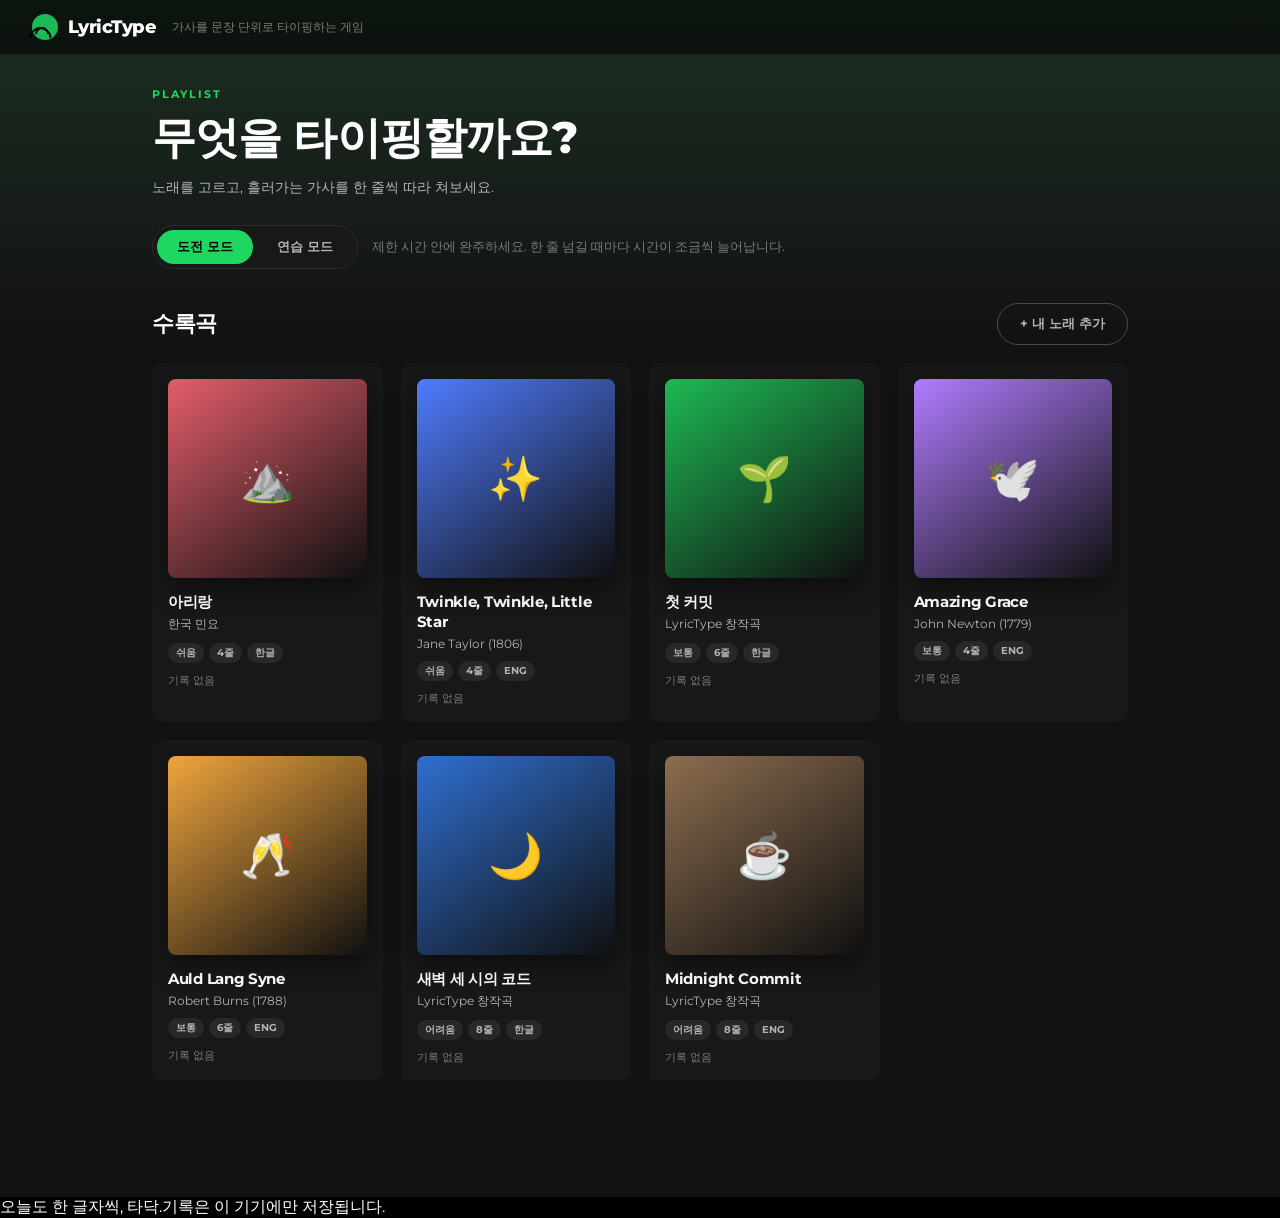
<file: index.html>
<!--
    1. 아래 게임의 문제점을 발견하고,
   개선점을 제시하세요. 정답은 없습니다.
    2. 디자인을 개선해보세요.
    3. css, javascript 파일을 외부로 빼서 따로 관리하도록 변경해주시고
    4. repository를 새로 만들어서
    5. github 페이지에 배포해보세요 (index.html이 아니면 파일명까지 다 적어줘야 경로가 됩니다)
 -->
<!DOCTYPE html>
<html lang="ko">

<head>
    <meta charset="UTF-8">
    <meta name="viewport" content="width=device-width, initial-scale=1.0">
    <title>LyricType - 가사 타이핑 게임</title>

    <link rel="preconnect" href="https://fonts.googleapis.com">
    <link rel="preconnect" href="https://fonts.gstatic.com" crossorigin>
    <link href="https://fonts.googleapis.com/css2?family=Montserrat:wght@400;600;700;800&display=swap"
        rel="stylesheet">

    <link rel="stylesheet" href="exam4.css" />
</head>

<body>
    <div class="app">

        <!-- ===== 상단 바 ===== -->
        <header class="topbar">
            <div class="brand">
                <span class="brand-logo" aria-hidden="true"></span>
                <span class="brand-name">LyricType</span>
            </div>
            <p class="brand-tag">가사를 문장 단위로 타이핑하는 게임</p>
        </header>

        <main class="content">

            <!-- ===== 화면 1 : 곡 선택 ===== -->
            <section id="screenSelect" class="screen is-active">
                <div class="hero">
                    <p class="eyebrow">PLAYLIST</p>
                    <h1>무엇을 타이핑할까요?</h1>
                    <p class="hero-sub">노래를 고르고, 흘러가는 가사를 한 줄씩 따라 쳐보세요.</p>
                </div>

                <div class="mode-row">
                    <div class="segmented" id="modeToggle" role="group" aria-label="게임 모드">
                        <button type="button" class="seg is-on" data-mode="challenge">도전 모드</button>
                        <button type="button" class="seg" data-mode="practice">연습 모드</button>
                    </div>
                    <p class="mode-desc" id="modeDesc"></p>
                </div>

                <div class="section-head">
                    <h2>수록곡</h2>
                    <button type="button" class="ghost-btn" id="addSongBtn">+ 내 노래 추가</button>
                </div>

                <div class="card-grid" id="songGrid"></div>
            </section>

            <!-- ===== 화면 2 : 플레이 ===== -->
            <section id="screenPlay" class="screen">
                <div class="play-head">
                    <button type="button" class="icon-btn" id="backBtn" aria-label="곡 목록으로">&#8592;</button>
                    <div class="cover cover-sm" id="playCover"></div>
                    <div class="play-meta">
                        <p class="play-label" id="playLabel">재생 중</p>
                        <h2 id="playTitle"></h2>
                        <p class="play-artist" id="playArtist"></p>
                    </div>
                </div>

                <div class="lyric-view">
                    <p class="lyric-line is-prev" id="linePrev"></p>
                    <div class="lyric-line is-current" id="lineCurrent"></div>
                    <p class="lyric-line is-next" id="lineNext"></p>
                </div>

                <div class="type-area">
                    <input type="text" id="typeInput" placeholder="여기에 위 가사를 입력하세요" autocomplete="off"
                        autocapitalize="off" autocorrect="off" spellcheck="false" disabled />
                    <p class="type-hint">
                        <kbd>Enter</kbd> 다음 줄로 넘기기 · <kbd>Esc</kbd> 그만두기 · 정확히 다 치면 자동으로 넘어갑니다
                    </p>
                </div>

                <div class="countdown" id="countdown"><span id="countdownNum">3</span></div>
            </section>

            <!-- ===== 화면 3 : 결과 ===== -->
            <section id="screenResult" class="screen">
                <div class="result-card">
                    <p class="eyebrow">RESULT</p>
                    <div class="grade" id="resultGrade">S</div>
                    <p class="result-msg" id="resultMsg"></p>
                    <p class="result-song" id="resultSong"></p>
                    <p class="best-badge" id="bestBadge" hidden>🏆 신기록!</p>

                    <ul class="result-stats">
                        <li><span class="stat-label">점수</span><strong id="statScore">0</strong></li>
                        <li><span class="stat-label">정확도</span><strong id="statAcc">0%</strong></li>
                        <li><span class="stat-label">타수 (분당)</span><strong id="statCpm">0</strong></li>
                        <li><span class="stat-label">최고 콤보</span><strong id="statCombo">0</strong></li>
                        <li><span class="stat-label">완주</span><strong id="statLines">0 / 0</strong></li>
                        <li><span class="stat-label">걸린 시간</span><strong id="statTime">0초</strong></li>
                    </ul>

                    <p class="prev-best" id="prevBest"></p>

                    <div class="result-actions">
                        <button type="button" class="pill-btn" id="retryBtn">다시 하기</button>
                        <button type="button" class="ghost-btn" id="toListBtn">다른 곡 고르기</button>
                    </div>
                </div>
            </section>

        </main>

        <!-- ===== 하단 재생 바 ===== -->
        <footer class="nowbar" id="nowbar">
            <div class="nowbar-left">
                <div class="cover cover-xs" id="barCover"></div>
                <div class="nowbar-meta">
                    <strong id="barTitle"></strong>
                    <span id="barArtist"></span>
                </div>
            </div>

            <div class="nowbar-center">
                <div class="bar-row">
                    <span class="bar-time" id="barLine">0 / 0</span>
                    <div class="progress" id="progressTrack">
                        <div class="progress-fill" id="progressFill"></div>
                    </div>
                    <span class="bar-time" id="barTime">0:00</span>
                </div>
            </div>

            <div class="nowbar-right">
                <span class="chip chip-combo" id="barCombo">COMBO 0</span>
                <span class="chip chip-score" id="barScore">0</span>
            </div>
        </footer>
    </div>

    <!-- ===== 노래 추가 모달 ===== -->
    <div class="modal" id="songModal" hidden>
        <div class="modal-backdrop" data-close="1"></div>
        <div class="modal-box" role="dialog" aria-modal="true" aria-labelledby="modalTitle">
            <h3 id="modalTitle">내 노래 추가</h3>
            <p class="modal-sub">좋아하는 노래의 가사를 붙여넣으면 바로 플레이할 수 있습니다. 한 줄이 한 문제가 됩니다.</p>

            <label class="field">
                <span>제목</span>
                <input type="text" id="newTitle" maxlength="40" placeholder="노래 제목">
            </label>

            <label class="field">
                <span>아티스트</span>
                <input type="text" id="newArtist" maxlength="40" placeholder="아티스트 이름">
            </label>

            <label class="field">
                <span>가사 <em id="lineCounter">0줄</em></span>
                <textarea id="newLyrics" rows="8" placeholder="가사를 줄바꿈으로 구분해 붙여넣으세요"></textarea>
            </label>

            <p class="modal-error" id="modalError" hidden></p>

            <div class="modal-actions">
                <button type="button" class="ghost-btn" data-close="1">취소</button>
                <button type="button" class="pill-btn" id="saveSongBtn">플레이리스트에 담기</button>
            </div>
        </div>
    </div>

            <section class="screen result-screen" id="resultScreen" aria-labelledby="resultTitle" tabindex="-1">
                <div class="result-card">
                    <div class="result-emblem" aria-hidden="true">✓</div>
                    <p class="eyebrow" id="resultEyebrow">연습 완료</p>
                    <h2 id="resultTitle">멋진 기록이에요!</h2>
                    <p class="result-summary" id="resultSummary">문장을 정확하게 완성했습니다.</p>
                    <div class="record-highlight">
                        <span id="primaryResultLabel">완주 시간</span><strong id="primaryResultValue">00:00.0</strong>
                        <span class="new-record" id="newRecordBadge" hidden>NEW BEST</span>
                    </div>
                    <div class="result-stats">
                        <div><span>분당 타수</span><strong id="resultCpm">0</strong><small>CPM</small></div>
                        <div><span>정확도</span><strong id="resultAccuracy">100</strong><small>%</small></div>
                        <div><span>오타</span><strong id="resultErrors">0</strong><small>회</small></div>
                    </div>
                    <div class="result-actions">
                        <button class="primary-button" id="retryButton" type="button">같은 문장 다시 하기</button>
                        <button class="secondary-button" id="chooseAnotherButton" type="button">다른 문장 선택</button>
                        <button class="ghost-button" type="button" data-back="home">메인으로</button>
                    </div>
                </div>
            </section>

            <section class="screen ranking-screen" id="rankingScreen" aria-labelledby="rankingTitle">
                <button class="back-button" type="button" data-back="home">← <span>메인으로</span></button>
                <div class="ranking-heading">
                    <div><p class="eyebrow">PERSONAL RECORDS</p><h2 id="rankingTitle">나의 랭킹</h2><p>시간 측정에서 완주한 기록이 저장됩니다.</p></div>
                    <button class="danger-button" id="clearRankingsButton" type="button">기록 초기화</button>
                </div>
                <div class="ranking-tabs" id="rankingTabs" role="tablist" aria-label="문장별 랭킹"></div>
                <div class="ranking-table-wrap">
                    <table>
                        <thead><tr><th scope="col">순위</th><th scope="col">완주 시간</th><th scope="col">타수</th><th scope="col">정확도</th><th scope="col">날짜</th></tr></thead>
                        <tbody id="rankingBody"></tbody>
                    </table>
                    <div class="empty-state" id="emptyRanking" hidden><span aria-hidden="true">⌨</span><strong>아직 기록이 없습니다.</strong><p>시간 측정 모드에서 첫 기록을 만들어 보세요.</p></div>
                </div>
            </section>
        </main>
        <footer><span>오늘도 한 글자씩, 타닥.</span><span>기록은 이 기기에만 저장됩니다.</span></footer>
    </div>
    <div class="toast" id="toast" role="status" aria-live="polite"></div>
    <script src="exam4.js"></script>
</body>
</file>
<file: exam4.css>
/* =========================================================
   LyricType - Spotify 감성 테마
   메인 컬러: Spotify Green(#1db954 / #1ed760) + Black(#121212)
   ========================================================= */

/* ===== 디자인 토큰 ===== */
:root {
    --green: #1db954;
    --green-bright: #1ed760;
    --green-dim: rgba(29, 185, 84, 0.16);

    --bg: #121212;
    --bg-deep: #000000;
    --bg-elev: #181818;
    --bg-hover: #282828;
    --bg-line: #2a2a2a;

    --text: #ffffff;
    --text-sub: #b3b3b3;
    --text-dim: #7a7a7a;

    --red: #f0526d;
    --yellow: #f0c33d;

    --radius: 10px;
    --radius-lg: 16px;
    --nowbar-h: 84px;

    --font: "Montserrat", "Pretendard", "Segoe UI", "맑은 고딕", Malgun Gothic, sans-serif;
    color-scheme: dark;
}

/* ===== 리셋 ===== */
* {
    box-sizing: border-box;
}

html,
body {
    height: 100%;
}

body {
    margin: 0;
    font-family: var(--font);
    color: var(--text);
    background: var(--bg-deep);
    -webkit-font-smoothing: antialiased;
}

h1,
h2,
h3 {
    margin: 0;
    letter-spacing: -0.02em;
}

p {
    margin: 0;
}

button {
    font-family: inherit;
    cursor: pointer;
}

kbd {
    padding: 1px 6px;
    font-family: inherit;
    font-size: 11px;
    font-weight: 700;
    color: var(--text-sub);
    background: #2b2b2b;
    border: 1px solid #3a3a3a;
    border-radius: 5px;
}

/* ===== 앱 셸 ===== */
.app {
    display: flex;
    flex-direction: column;
    min-height: 100%;
    padding-bottom: var(--nowbar-h);
    background: linear-gradient(180deg, #1c2f22 0%, var(--bg) 340px);
}

/* ----- 상단 바 ----- */
.topbar {
    position: sticky;
    top: 0;
    z-index: 20;

    display: flex;
    align-items: center;
    gap: 16px;

    padding: 14px 32px;
    background: rgba(0, 0, 0, 0.55);
    backdrop-filter: blur(14px);
    border-bottom: 1px solid rgba(255, 255, 255, 0.06);
}

.brand {
    display: flex;
    align-items: center;
    gap: 10px;
}

/* 초록 원 + 음파 느낌의 로고 */
.brand-logo {
    position: relative;
    width: 26px;
    height: 26px;
    background: var(--green);
    border-radius: 50%;
}

.brand-logo::before,
.brand-logo::after {
    content: "";
    position: absolute;
    left: 50%;
    top: 50%;
    transform: translate(-50%, -50%);
    border: 2px solid var(--bg-deep);
    border-radius: 50%;
    border-bottom-color: transparent;
    border-left-color: transparent;
    rotate: -45deg;
}

.brand-logo::before {
    width: 10px;
    height: 10px;
}

.brand-logo::after {
    width: 18px;
    height: 18px;
}

.brand-name {
    font-size: 18px;
    font-weight: 800;
    letter-spacing: -0.03em;
}

.brand-tag {
    font-size: 12px;
    color: var(--text-dim);
}

/* ----- 본문 ----- */
.content {
    flex: 1;
    width: 100%;
    max-width: 1040px;
    margin: 0 auto;
    padding: 32px;
}

.screen {
    display: none;
}

.screen.is-active {
    display: block;
    animation: fadeUp 0.35s ease;
}

@keyframes fadeUp {
    from {
        opacity: 0;
        transform: translateY(10px);
    }

    to {
        opacity: 1;
        transform: none;
    }
}

/* =========================================================
   화면 1 : 곡 선택
   ========================================================= */
.hero {
    margin-bottom: 28px;
}

.eyebrow {
    margin-bottom: 8px;
    font-size: 11px;
    font-weight: 700;
    letter-spacing: 0.18em;
    color: var(--green-bright);
}

.hero h1 {
    font-size: 44px;
    font-weight: 800;
}

.hero-sub {
    margin-top: 10px;
    font-size: 14px;
    color: var(--text-sub);
}

/* 모드 선택 */
.mode-row {
    display: flex;
    align-items: center;
    flex-wrap: wrap;
    gap: 14px;
    margin-bottom: 34px;
}

.segmented {
    display: inline-flex;
    gap: 4px;
    padding: 4px;
    background: var(--bg-elev);
    border: 1px solid var(--bg-line);
    border-radius: 500px;
}

.seg {
    padding: 8px 20px;
    font-size: 13px;
    font-weight: 700;
    color: var(--text-sub);
    background: transparent;
    border: none;
    border-radius: 500px;
    transition: color 0.15s, background 0.15s;
}

.seg:hover {
    color: var(--text);
}

.seg.is-on {
    color: var(--bg-deep);
    background: var(--green-bright);
}

.mode-desc {
    font-size: 13px;
    color: var(--text-dim);
}

/* 섹션 헤더 */
.section-head {
    display: flex;
    align-items: center;
    justify-content: space-between;
    margin-bottom: 18px;
}

.section-head h2 {
    font-size: 22px;
    font-weight: 700;
}

/* 곡 카드 그리드 */
.card-grid {
    display: grid;
    grid-template-columns: repeat(auto-fill, minmax(184px, 1fr));
    gap: 18px;
}

.song-card {
    position: relative;
    padding: 16px;
    background: var(--bg-elev);
    border: none;
    border-radius: var(--radius);
    cursor: pointer;
    transition: background 0.25s;
}

.song-card:hover,
.song-card:focus-visible {
    background: var(--bg-hover);
    outline: none;
}

.song-card:focus-visible {
    box-shadow: 0 0 0 2px var(--green-bright);
}

/* 앨범 커버 */
.cover {
    position: relative;
    display: flex;
    align-items: center;
    justify-content: center;

    aspect-ratio: 1 / 1;
    margin-bottom: 14px;

    font-size: 44px;
    border-radius: 8px;
    box-shadow: 0 8px 24px rgba(0, 0, 0, 0.5);
    overflow: hidden;
}

.cover-sm {
    width: 92px;
    margin: 0;
    font-size: 34px;
    flex-shrink: 0;
}

.cover-xs {
    width: 48px;
    margin: 0;
    font-size: 22px;
    flex-shrink: 0;
    box-shadow: none;
}

/* hover 시 떠오르는 초록 재생 버튼 */
.play-fab {
    position: absolute;
    right: 10px;
    bottom: 10px;

    display: grid;
    place-items: center;
    width: 42px;
    height: 42px;
    padding-left: 3px;

    font-size: 15px;
    color: var(--bg-deep);
    background: var(--green-bright);
    border: none;
    border-radius: 50%;
    box-shadow: 0 8px 16px rgba(0, 0, 0, 0.45);

    opacity: 0;
    transform: translateY(8px);
    transition: opacity 0.25s, transform 0.25s;
}

.song-card:hover .play-fab,
.song-card:focus-visible .play-fab {
    opacity: 1;
    transform: none;
}

.card-title {
    font-size: 15px;
    font-weight: 700;
    line-height: 1.35;

    display: -webkit-box;
    -webkit-line-clamp: 2;
    line-clamp: 2;
    -webkit-box-orient: vertical;
    overflow: hidden;
}

.card-artist {
    margin-top: 4px;
    font-size: 12px;
    color: var(--text-sub);
    white-space: nowrap;
    overflow: hidden;
    text-overflow: ellipsis;
}

.card-tags {
    display: flex;
    flex-wrap: wrap;
    gap: 5px;
    margin-top: 10px;
}

.tag {
    padding: 3px 8px;
    font-size: 10px;
    font-weight: 700;
    color: var(--text-sub);
    background: rgba(255, 255, 255, 0.07);
    border-radius: 500px;
}

.card-best {
    display: block;
    margin-top: 10px;
    font-size: 11px;
    font-weight: 700;
    color: var(--green-bright);
}

.card-best.is-empty {
    color: var(--text-dim);
    font-weight: 400;
}

/* 사용자 추가 곡 삭제 버튼 */
.card-remove {
    position: absolute;
    top: 8px;
    right: 8px;
    z-index: 2;

    width: 24px;
    height: 24px;
    font-size: 15px;
    line-height: 1;
    color: var(--text-sub);
    background: rgba(0, 0, 0, 0.6);
    border: none;
    border-radius: 50%;

    opacity: 0;
    transition: opacity 0.2s, color 0.2s;
}

.song-card:hover .card-remove {
    opacity: 1;
}

.card-remove:hover {
    color: var(--red);
}

/* ===== 공통 버튼 ===== */
.pill-btn {
    padding: 13px 32px;
    font-size: 14px;
    font-weight: 800;
    color: var(--bg-deep);
    background: var(--green-bright);
    border: none;
    border-radius: 500px;
    transition: transform 0.12s, background 0.2s;
}

.pill-btn:hover {
    background: #24e56b;
    transform: scale(1.04);
}

.pill-btn:active {
    transform: scale(0.98);
}

.ghost-btn {
    padding: 11px 22px;
    font-size: 13px;
    font-weight: 700;
    color: var(--text-sub);
    background: transparent;
    border: 1px solid #4a4a4a;
    border-radius: 500px;
    transition: color 0.15s, border-color 0.15s, transform 0.12s;
}

.ghost-btn:hover {
    color: var(--text);
    border-color: var(--text);
    transform: scale(1.03);
}

.icon-btn {
    display: grid;
    place-items: center;
    width: 36px;
    height: 36px;
    font-size: 17px;
    color: var(--text);
    background: rgba(0, 0, 0, 0.5);
    border: none;
    border-radius: 50%;
    transition: background 0.2s, transform 0.12s;
}

.icon-btn:hover {
    background: rgba(0, 0, 0, 0.8);
    transform: scale(1.06);
}

:focus-visible {
    outline: 2px solid var(--green-bright);
    outline-offset: 2px;
}

/* =========================================================
   화면 2 : 플레이
   ========================================================= */
.play-head {
    display: flex;
    align-items: center;
    gap: 18px;
    margin-bottom: 34px;
}

.play-label {
    font-size: 11px;
    font-weight: 700;
    letter-spacing: 0.14em;
    color: var(--green-bright);
}

.play-meta h2 {
    margin-top: 4px;
    font-size: 30px;
    font-weight: 800;
}

.play-artist {
    margin-top: 4px;
    font-size: 13px;
    color: var(--text-sub);
}

/* 가사 뷰 (노래방 스타일) */
.lyric-view {
    display: flex;
    flex-direction: column;
    justify-content: center;
    gap: 14px;

    min-height: 220px;
    padding: 34px 30px;

    text-align: center;
    background: linear-gradient(180deg, #1e1e1e, var(--bg-elev));
    border: 1px solid var(--bg-line);
    border-radius: var(--radius-lg);
}

.lyric-line {
    line-height: 1.55;
    word-break: break-word;
}

.is-prev,
.is-next {
    font-size: 15px;
    color: var(--text-dim);
    min-height: 22px;
}

.is-current {
    font-size: 30px;
    font-weight: 700;
    letter-spacing: 0.01em;
    min-height: 46px;
    transition: transform 0.18s;
}

/* 글자 단위 상태 */
.ch {
    position: relative;
    color: var(--text-sub);
    transition: color 0.08s;
}

.ch.is-space {
    white-space: pre;
}

.ch.ok {
    color: var(--green-bright);
}

.ch.bad {
    color: var(--red);
    background: rgba(240, 82, 109, 0.16);
    border-radius: 3px;
}

/* 한글 조합 중 - 아직 판정하지 않은 글자 */
.ch.composing {
    color: var(--yellow);
}

/* 지금 입력할 위치 */
.ch.cursor::before {
    content: "";
    position: absolute;
    left: -2px;
    top: -0.1em;
    bottom: -0.1em;
    width: 2px;
    background: var(--green-bright);
    animation: blink 1s steps(1) infinite;
}

@keyframes blink {

    0%,
    49% {
        opacity: 1;
    }

    50%,
    100% {
        opacity: 0;
    }
}

/* 목표보다 길게 친 글자 */
.ch.extra {
    color: var(--red);
    opacity: 0.65;
    text-decoration: line-through;
}

/* 줄 확정 피드백 */
.is-current.flash-good {
    animation: popGood 0.26s ease;
}

.is-current.flash-bad {
    animation: shake 0.26s ease;
}

@keyframes popGood {
    50% {
        transform: scale(1.05);
        filter: brightness(1.35);
    }
}

@keyframes shake {

    0%,
    100% {
        transform: translateX(0);
    }

    25% {
        transform: translateX(-9px);
    }

    75% {
        transform: translateX(9px);
    }
}

/* 입력창 */
.type-area {
    margin-top: 22px;
    text-align: center;
}

#typeInput {
    width: 100%;
    padding: 18px 22px;

    font-family: inherit;
    font-size: 20px;
    font-weight: 600;
    color: var(--text);

    background: var(--bg-elev);
    border: 2px solid var(--bg-line);
    border-radius: 500px;
    transition: border-color 0.2s, background 0.2s;
}

#typeInput::placeholder {
    color: var(--text-dim);
    font-weight: 400;
}

#typeInput:focus {
    outline: none;
    background: #202020;
    border-color: var(--green);
    box-shadow: 0 0 0 4px var(--green-dim);
}

#typeInput:disabled {
    opacity: 0.5;
}

.type-hint {
    margin-top: 12px;
    font-size: 12px;
    color: var(--text-dim);
}

/* 카운트다운 오버레이 */
.countdown {
    position: fixed;
    inset: 0;
    z-index: 40;

    display: none;
    place-items: center;
    background: rgba(0, 0, 0, 0.82);
    backdrop-filter: blur(6px);
}

.countdown.is-on {
    display: grid;
}

.countdown span {
    font-size: 96px;
    font-weight: 800;
    letter-spacing: -0.04em;
    color: var(--green-bright);
}

.countdown span.pop {
    animation: countPop 0.8s ease;
}

@keyframes countPop {
    0% {
        opacity: 0;
        transform: scale(0.55);
    }

    28% {
        opacity: 1;
        transform: scale(1);
    }

    100% {
        opacity: 0.25;
        transform: scale(1.12);
    }
}

/* =========================================================
   화면 3 : 결과
   ========================================================= */
.result-card {
    max-width: 620px;
    margin: 0 auto;
    padding: 44px 38px;
    text-align: center;

    background: linear-gradient(180deg, #1f2f25, var(--bg-elev) 60%);
    border: 1px solid var(--bg-line);
    border-radius: var(--radius-lg);
}

.grade {
    font-size: 96px;
    font-weight: 800;
    line-height: 1;
    letter-spacing: -0.05em;
    color: var(--green-bright);
    text-shadow: 0 0 42px rgba(29, 185, 84, 0.45);
}

.grade[data-grade="C"],
.grade[data-grade="D"] {
    color: var(--text-sub);
    text-shadow: none;
}

.result-msg {
    margin-top: 14px;
    font-size: 16px;
    font-weight: 600;
}

.result-song {
    margin-top: 8px;
    font-size: 13px;
    color: var(--text-sub);
}

.best-badge {
    display: inline-block;
    margin-top: 14px;
    padding: 6px 16px;
    font-size: 12px;
    font-weight: 800;
    color: var(--bg-deep);
    background: var(--green-bright);
    border-radius: 500px;
}

.result-stats {
    display: grid;
    grid-template-columns: repeat(3, 1fr);
    gap: 1px;

    margin: 32px 0 0;
    padding: 0;
    list-style: none;

    background: var(--bg-line);
    border: 1px solid var(--bg-line);
    border-radius: var(--radius);
    overflow: hidden;
}

.result-stats li {
    padding: 18px 10px;
    background: var(--bg-elev);
}

.stat-label {
    display: block;
    font-size: 11px;
    color: var(--text-dim);
}

.result-stats strong {
    display: block;
    margin-top: 6px;
    font-size: 22px;
    font-weight: 800;
}

.prev-best {
    margin-top: 16px;
    font-size: 12px;
    color: var(--text-dim);
}

.result-actions {
    display: flex;
    justify-content: center;
    gap: 12px;
    margin-top: 28px;
}

/* =========================================================
   하단 재생 바
   ========================================================= */
.nowbar {
    position: fixed;
    left: 0;
    right: 0;
    bottom: 0;
    z-index: 30;

    display: none;
    align-items: center;
    gap: 20px;

    height: var(--nowbar-h);
    padding: 0 22px;

    background: var(--bg-elev);
    border-top: 1px solid var(--bg-line);
}

.nowbar.is-on {
    display: flex;
}

.nowbar-left {
    display: flex;
    align-items: center;
    gap: 12px;
    width: 240px;
    min-width: 0;
}

.nowbar-meta {
    min-width: 0;
}

.nowbar-meta strong {
    display: block;
    font-size: 13px;
    font-weight: 700;
    white-space: nowrap;
    overflow: hidden;
    text-overflow: ellipsis;
}

.nowbar-meta span {
    font-size: 11px;
    color: var(--text-sub);
}

.nowbar-center {
    flex: 1;
    min-width: 0;
}

.bar-row {
    display: flex;
    align-items: center;
    gap: 12px;
    max-width: 620px;
    margin: 0 auto;
}

.bar-time {
    flex-shrink: 0;
    min-width: 44px;
    font-size: 11px;
    font-weight: 600;
    color: var(--text-sub);
    font-variant-numeric: tabular-nums;
    text-align: center;
}

.bar-time.is-urgent {
    color: var(--red);
    animation: blink 1s steps(1) infinite;
}

.progress {
    flex: 1;
    height: 5px;
    background: #4a4a4a;
    border-radius: 500px;
    overflow: hidden;
}

.progress-fill {
    width: 0;
    height: 100%;
    background: var(--green-bright);
    border-radius: 500px;
    transition: width 0.25s ease;
}

.nowbar-right {
    display: flex;
    align-items: center;
    gap: 8px;
    width: 240px;
    justify-content: flex-end;
}

.chip {
    padding: 7px 14px;
    font-size: 12px;
    font-weight: 800;
    border-radius: 500px;
    font-variant-numeric: tabular-nums;
}

.chip-combo {
    color: var(--text-sub);
    background: rgba(255, 255, 255, 0.07);
}

.chip-combo.is-hot {
    color: var(--bg-deep);
    background: var(--yellow);
}

.chip-score {
    color: var(--bg-deep);
    background: var(--green-bright);
}

/* =========================================================
   모달
   ========================================================= */
.modal {
    position: fixed;
    inset: 0;
    z-index: 50;
    display: grid;
    place-items: center;
    padding: 20px;
}

.modal[hidden] {
    display: none;
}

.modal-backdrop {
    position: absolute;
    inset: 0;
    background: rgba(0, 0, 0, 0.72);
    backdrop-filter: blur(4px);
}

.modal-box {
    position: relative;
    width: 100%;
    max-width: 480px;
    max-height: 90vh;
    overflow-y: auto;
    padding: 30px;

    background: var(--bg-hover);
    border-radius: var(--radius-lg);
    box-shadow: 0 24px 60px rgba(0, 0, 0, 0.6);
}

.modal-box h3 {
    font-size: 22px;
    font-weight: 800;
}

.modal-sub {
    margin-top: 8px;
    font-size: 13px;
    color: var(--text-sub);
}

.field {
    display: block;
    margin-top: 18px;
}

.field>span {
    display: flex;
    justify-content: space-between;
    margin-bottom: 6px;
    font-size: 12px;
    font-weight: 700;
    color: var(--text-sub);
}

.field em {
    font-style: normal;
    color: var(--green-bright);
}

.field input,
.field textarea {
    width: 100%;
    padding: 11px 14px;

    font-family: inherit;
    font-size: 14px;
    color: var(--text);

    background: #121212;
    border: 1px solid #3e3e3e;
    border-radius: 6px;
    resize: vertical;
}

.field input:focus,
.field textarea:focus {
    outline: none;
    border-color: var(--green-bright);
}

.modal-error {
    margin-top: 14px;
    font-size: 12px;
    font-weight: 700;
    color: var(--red);
}

.modal-actions {
    display: flex;
    justify-content: flex-end;
    gap: 10px;
    margin-top: 24px;
}

/* =========================================================
   반응형
   ========================================================= */
@media (max-width: 780px) {
    .topbar {
        padding: 12px 18px;
    }

    .brand-tag {
        display: none;
    }

    .content {
        padding: 22px 18px;
    }

    .hero h1 {
        font-size: 30px;
    }

    .card-grid {
        grid-template-columns: repeat(auto-fill, minmax(148px, 1fr));
        gap: 12px;
    }

    .cover {
        font-size: 34px;
    }

    .is-current {
        font-size: 22px;
    }

    .lyric-view {
        padding: 26px 18px;
        min-height: 180px;
    }

    #typeInput {
        font-size: 17px;
        padding: 15px 18px;
    }

    .result-stats {
        grid-template-columns: repeat(2, 1fr);
    }

    .grade {
        font-size: 72px;
    }

    /* 재생 바는 진행률만 남기고 압축 */
    .nowbar-left,
    .nowbar-right {
        width: auto;
    }

    .nowbar-meta,
    .chip-combo {
        display: none;
    }
}

@media (prefers-reduced-motion: reduce) {

    *,
    *::before,
    *::after {
        animation-duration: 0.01ms !important;
        transition-duration: 0.01ms !important;
    }
}
</file>
